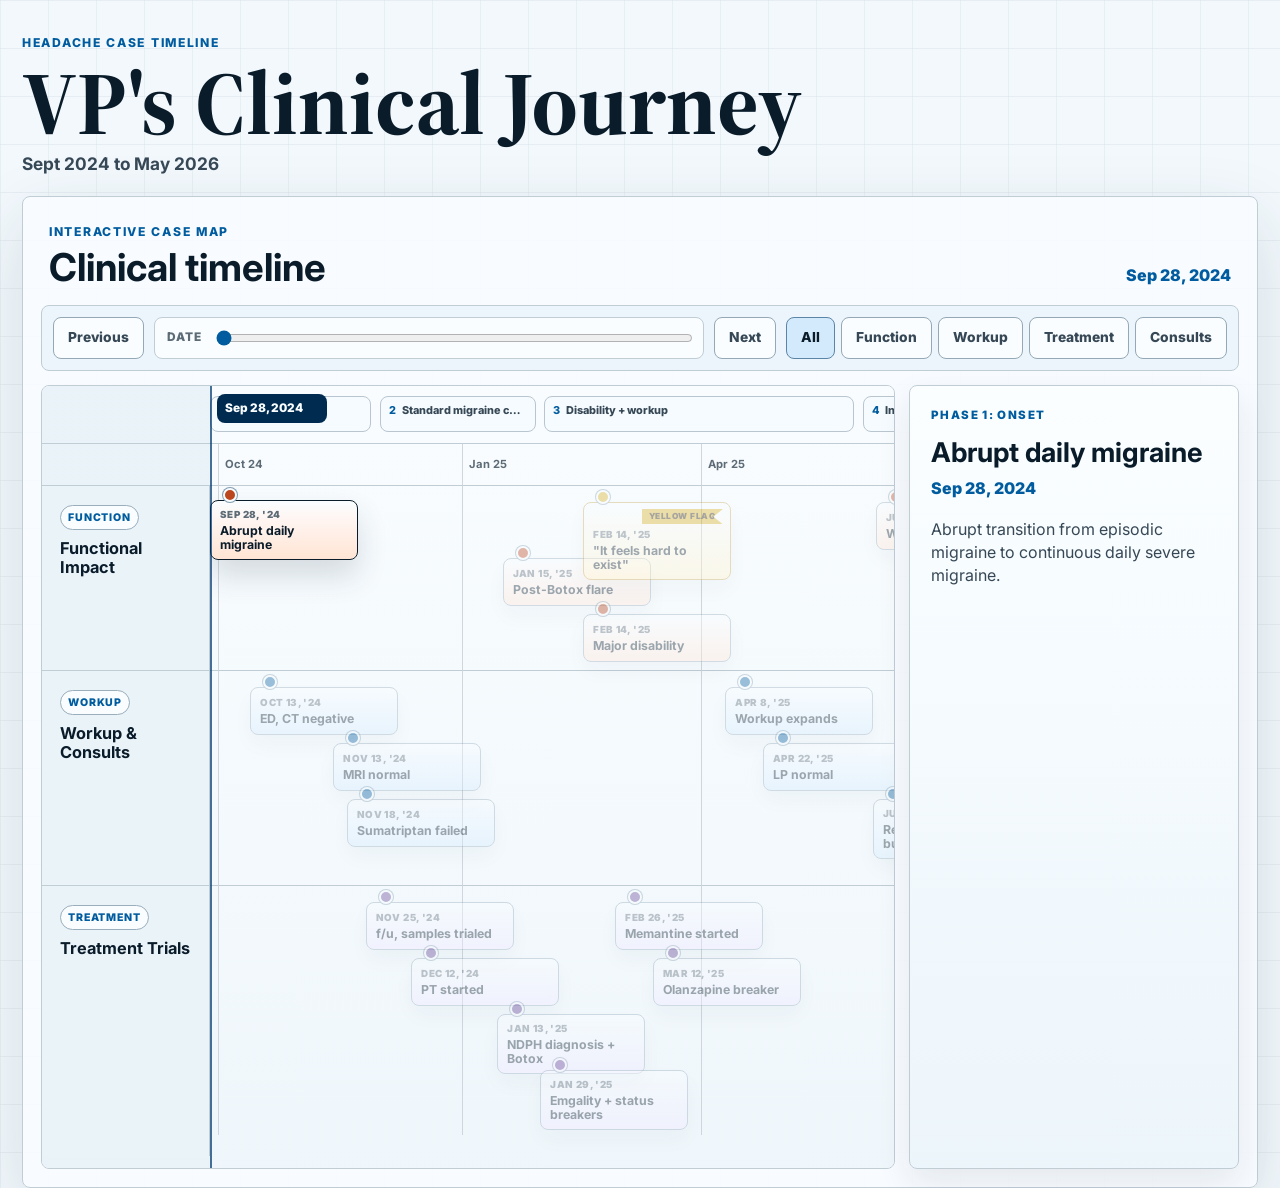
<file: index.html>
<!doctype html>
<html lang="en">
  <head>
    <meta charset="utf-8" />
    <meta name="viewport" content="width=device-width, initial-scale=1" />
    <title>VP's Clinical Journey</title>
    <meta
      name="description"
      content="A clean, manually controlled clinical timeline for VP's headache journey from September 2024 through May 2026."
    />
    <link rel="preconnect" href="https://fonts.googleapis.com" />
    <link rel="preconnect" href="https://fonts.gstatic.com" crossorigin />
    <link
      href="https://fonts.googleapis.com/css2?family=Inter:wght@500;600;700;800&family=Source+Serif+4:opsz,wght@8..60,700&display=swap"
      rel="stylesheet"
    />
    <link rel="stylesheet" href="style.css?v=vp-clean-11" />
    <script src="script.js?v=vp-clean-11" defer></script>
  </head>
  <body>
    <a class="skip-link" href="#timeline">Skip to timeline</a>

    <header class="case-header" aria-labelledby="page-title">
      <p class="eyebrow">Headache case timeline</p>
      <h1 id="page-title">VP's Clinical Journey</h1>
      <p class="date-range">Sept 2024 to May 2026</p>
    </header>

    <main>
      <section class="timeline-section" id="timeline" aria-labelledby="timeline-heading">
        <div class="section-head">
          <div>
            <p class="eyebrow">Interactive case map</p>
            <h2 id="timeline-heading">Clinical timeline</h2>
          </div>
          <p class="current-readout" id="scrubberOutput">Sept 28, 2024</p>
        </div>

        <div class="control-panel" aria-label="Timeline controls">
          <button class="control-button" id="prevMilestone" type="button">Previous</button>
          <label class="scrubber-field" for="timelineScrubber">
            <span>Date</span>
            <input id="timelineScrubber" type="range" min="0" max="1000" value="0" step="1" />
          </label>
          <button class="control-button" id="nextMilestone" type="button">Next</button>

          <div class="filter-group" role="group" aria-label="Filter milestones">
            <button class="filter-button is-active" type="button" data-filter="all">All</button>
            <button class="filter-button" type="button" data-filter="functional">Function</button>
            <button class="filter-button" type="button" data-filter="workup">Workup</button>
            <button class="filter-button" type="button" data-filter="treatment">Treatment</button>
            <button class="filter-button" type="button" data-filter="consult">Consults</button>
          </div>
        </div>

        <div class="timeline-layout">
          <div class="timeline-viewport" aria-label="Three-lane clinical timeline">
            <div class="timeline-canvas" id="timelineCanvas">
              <div class="phase-band-row" id="phaseBands" aria-label="Clinical phases"></div>
              <div class="calendar-axis" id="calendarAxis" aria-hidden="true"></div>
              <div class="lane-grid" id="laneGrid"></div>
              <div class="date-marker" aria-hidden="true">
                <span class="marker-line"></span>
                <span class="marker-label" id="markerLabel">Sept 28, 2024</span>
              </div>
            </div>
          </div>

          <aside class="detail-panel" aria-labelledby="detailTitle">
            <p class="detail-phase" id="detailPhase">Phase 1</p>
            <h3 id="detailTitle">Abrupt transition to continuous daily migraine</h3>
            <p class="detail-date" id="detailDate">September 28, 2024</p>
            <p id="detailSignificance">
              Episodic migraine became continuous daily severe migraine.
            </p>
            <div class="clinical-reasoning" id="detailReasoning" hidden></div>
          </aside>
        </div>
      </section>

    </main>
  </body>
</html>
</file>
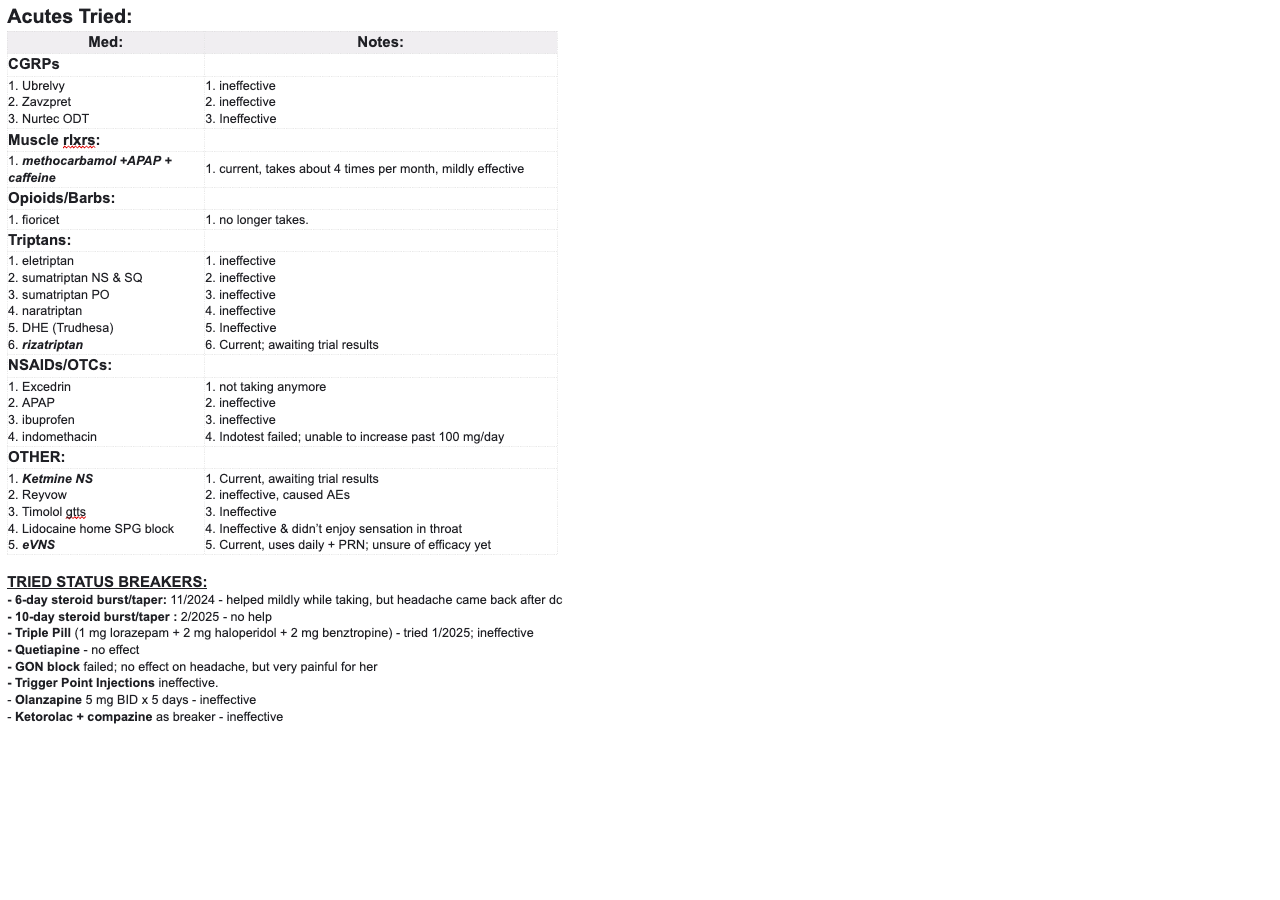
<file: acutes/index.html>
<!doctype html>
<html lang="en">
  <head>
    <meta charset="utf-8" />
    <meta name="viewport" content="width=device-width, initial-scale=1" />
    <title>Acutes</title>
    <style>
      html,
      body {
        margin: 0;
        background: #fff;
      }

      img {
        display: block;
        max-width: 100%;
        height: auto;
      }
    </style>
  </head>
  <body>
    <img src="../assets/acutes.png" alt="Acutes tried" />
  </body>
</html>
</file>
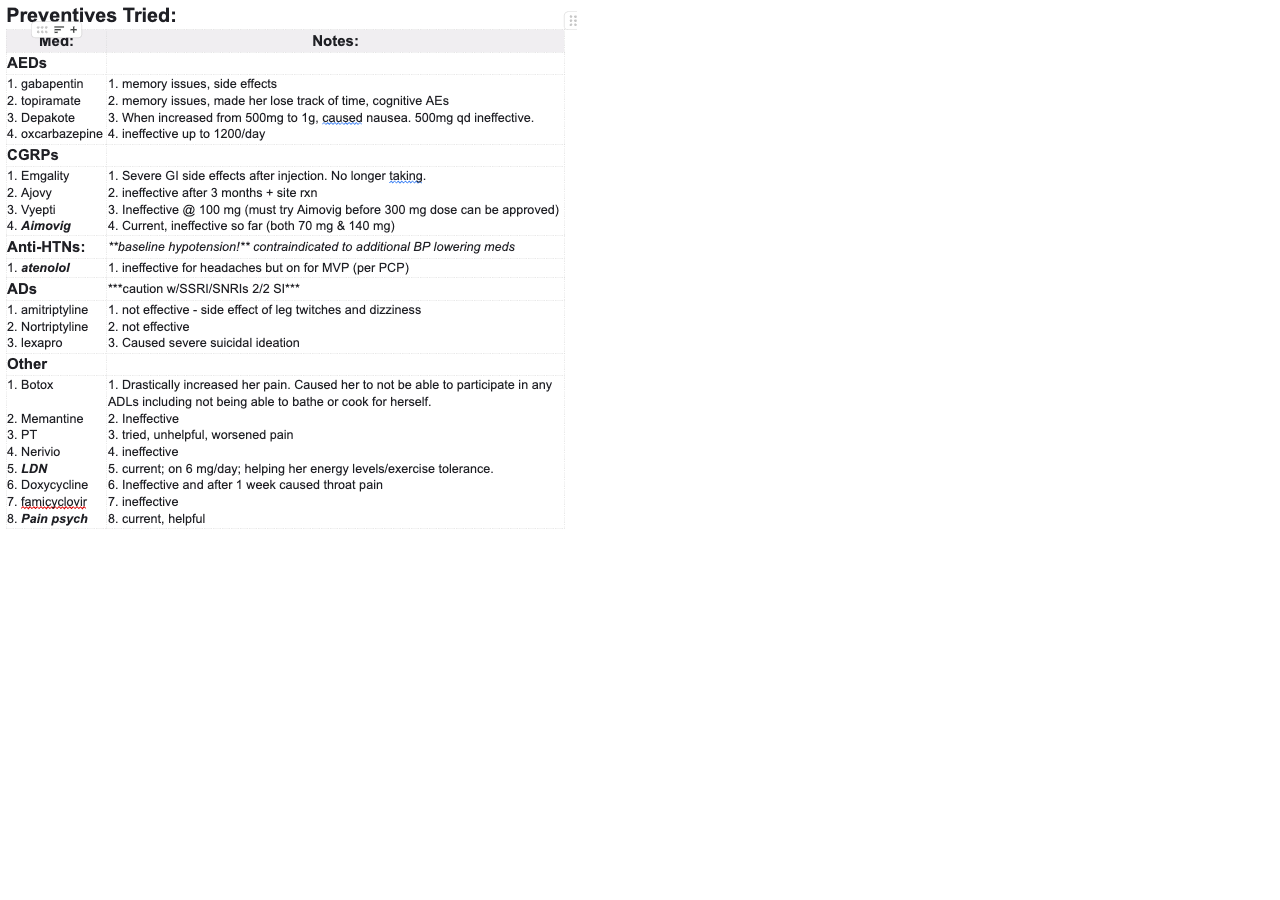
<file: preventives/index.html>
<!doctype html>
<html lang="en">
  <head>
    <meta charset="utf-8" />
    <meta name="viewport" content="width=device-width, initial-scale=1" />
    <title>Preventives</title>
    <style>
      html,
      body {
        margin: 0;
        background: #fff;
      }

      img {
        display: block;
        max-width: 100%;
        height: auto;
      }
    </style>
  </head>
  <body>
    <img src="../assets/preventives.png" alt="Preventives tried" />
  </body>
</html>
</file>
<file: style.css>
:root {
  color-scheme: light;
  --bg: oklch(97.5% 0.008 236);
  --paper: oklch(99.2% 0.005 236);
  --surface: oklch(96.5% 0.012 236);
  --ink: oklch(22% 0.036 242);
  --ink-soft: oklch(39% 0.032 242);
  --muted: oklch(52% 0.025 242);
  --line: oklch(84% 0.018 238);
  --blue: oklch(46% 0.14 244);
  --blue-soft: oklch(92.5% 0.035 244);
  --purple: oklch(46% 0.13 300);
  --purple-soft: oklch(94% 0.035 300);
  --orange: oklch(55% 0.16 38);
  --orange-soft: oklch(94.5% 0.045 46);
  --teal: oklch(45% 0.12 184);
  --teal-soft: oklch(93% 0.04 184);
  --yellow: oklch(76% 0.15 90);
  --yellow-soft: oklch(96% 0.055 92);
  --track: 1760px;
  --label-col: 168px;
  --radius: 8px;
  --shadow: 0 24px 70px oklch(31% 0.04 244 / 0.13);
  --ease: cubic-bezier(0.16, 1, 0.3, 1);
}

* {
  box-sizing: border-box;
}

html {
  background: var(--bg);
}

body {
  min-height: 100vh;
  margin: 0;
  overflow-x: hidden;
  color: var(--ink);
  font-family: Inter, ui-sans-serif, system-ui, -apple-system, BlinkMacSystemFont, "Segoe UI", sans-serif;
  background:
    linear-gradient(oklch(91% 0.012 236 / 0.48) 1px, transparent 1px),
    linear-gradient(90deg, oklch(91% 0.012 236 / 0.42) 1px, transparent 1px),
    var(--bg);
  background-size: 48px 48px;
  line-height: 1.45;
}

button,
input {
  font: inherit;
}

button {
  cursor: pointer;
}

h1,
h2,
h3,
p {
  margin-top: 0;
}

.skip-link {
  position: fixed;
  top: 12px;
  left: 12px;
  z-index: 20;
  padding: 9px 12px;
  color: var(--paper);
  background: var(--ink);
  border-radius: var(--radius);
  transform: translateY(-140%);
}

.skip-link:focus {
  transform: translateY(0);
}

.case-header,
main {
  width: min(100% - 44px, 1500px);
  margin-inline: auto;
}

.case-header {
  padding: 34px 0 20px;
}

.eyebrow {
  margin-bottom: 8px;
  color: var(--blue);
  font-size: 0.76rem;
  font-weight: 800;
  letter-spacing: 0.14em;
  text-transform: uppercase;
}

h1 {
  margin-bottom: 6px;
  font-family: "Source Serif 4", Georgia, serif;
  font-size: clamp(3.4rem, 7vw, 6.2rem);
  line-height: 0.95;
  letter-spacing: 0;
}

.date-range {
  margin-bottom: 0;
  color: var(--ink-soft);
  font-size: 1.08rem;
  font-weight: 700;
}

.timeline-section {
  padding: 18px;
  border: 1px solid var(--line);
  border-radius: var(--radius);
  background: oklch(99% 0.005 236 / 0.9);
  box-shadow: var(--shadow);
}

.section-head {
  display: flex;
  align-items: end;
  justify-content: space-between;
  gap: 20px;
  padding: 8px 8px 18px;
}

h2 {
  margin-bottom: 0;
  font-size: clamp(2rem, 3vw, 3rem);
  line-height: 1;
}

.current-readout {
  min-width: 150px;
  margin: 0;
  color: var(--blue);
  font-size: 1rem;
  font-weight: 850;
  text-align: right;
}

.control-panel {
  display: grid;
  grid-template-columns: auto minmax(360px, 1fr) auto auto;
  gap: 10px;
  align-items: center;
  padding: 11px;
  border: 1px solid var(--line);
  border-radius: var(--radius);
  background: var(--surface);
}

.control-button,
.filter-button {
  min-height: 42px;
  padding: 0 14px;
  border: 1px solid oklch(72% 0.03 238);
  border-radius: var(--radius);
  color: var(--ink-soft);
  background: var(--paper);
  font-size: 0.86rem;
  font-weight: 800;
  transition: background 160ms var(--ease), border-color 160ms var(--ease), color 160ms var(--ease);
}

.control-button:hover,
.filter-button:hover,
.filter-button.is-active {
  color: var(--ink);
  border-color: oklch(60% 0.07 244);
  background: var(--blue-soft);
}

.scrubber-field {
  display: grid;
  grid-template-columns: auto minmax(280px, 1fr);
  gap: 12px;
  align-items: center;
  min-height: 42px;
  padding: 0 12px;
  border: 1px solid var(--line);
  border-radius: var(--radius);
  background: var(--paper);
}

.scrubber-field span {
  color: var(--muted);
  font-size: 0.74rem;
  font-weight: 850;
  letter-spacing: 0.08em;
  text-transform: uppercase;
}

input[type="range"] {
  width: 100%;
  accent-color: var(--blue);
}

.filter-group {
  display: flex;
  flex-wrap: wrap;
  gap: 6px;
}

.timeline-layout {
  display: grid;
  grid-template-columns: minmax(0, 1fr) 330px;
  gap: 14px;
  margin-top: 14px;
}

.timeline-viewport {
  overflow-x: auto;
  overflow-y: hidden;
  border: 1px solid var(--line);
  border-radius: var(--radius);
  background: var(--paper);
}

.timeline-canvas {
  --marker-x: 0;
  position: relative;
  min-width: var(--track);
  padding-bottom: 12px;
  background:
    linear-gradient(90deg, oklch(95.8% 0.012 236) 0 var(--label-col), transparent var(--label-col)),
    linear-gradient(180deg, oklch(99% 0.005 236), oklch(97.1% 0.01 236));
}

.phase-band-row,
.calendar-axis,
.timeline-lane {
  display: grid;
  grid-template-columns: var(--label-col) minmax(0, 1fr);
}

.phase-band-row {
  position: relative;
  height: 58px;
  border-bottom: 1px solid var(--line);
}

.phase-band {
  position: absolute;
  top: 10px;
  left: calc(var(--label-col) + ((100% - var(--label-col) - 18px) * var(--left) / 100));
  width: calc(((100% - var(--label-col) - 18px) * var(--width) / 100) - 6px);
  height: 36px;
  overflow: hidden;
  padding: 6px 8px;
  border: 1px solid oklch(82% 0.02 238);
  border-radius: var(--radius);
  color: var(--ink-soft);
  background: oklch(98.4% 0.008 238);
  font-size: 0.68rem;
  font-weight: 800;
  white-space: nowrap;
  text-overflow: ellipsis;
}

.phase-band span {
  margin-right: 6px;
  color: var(--blue);
}

.calendar-axis {
  position: relative;
  height: 42px;
  border-bottom: 1px solid var(--line);
}

.axis-tick {
  position: absolute;
  top: 0;
  bottom: -650px;
  left: calc(var(--label-col) + ((100% - var(--label-col) - 18px) * var(--left) / 100));
  color: var(--muted);
}

.axis-tick i {
  position: absolute;
  top: 0;
  bottom: 0;
  width: 1px;
  background: oklch(86% 0.012 238 / 0.88);
}

.axis-tick b {
  position: absolute;
  top: 12px;
  left: 7px;
  font-size: 0.7rem;
  white-space: nowrap;
}

.timeline-lane {
  border-bottom: 1px solid var(--line);
}

.timeline-lane:last-child {
  border-bottom: 0;
}

.lane-title {
  position: sticky;
  left: 0;
  z-index: 5;
  padding: 18px;
  border-right: 1px solid var(--line);
  background: oklch(95.8% 0.012 236);
}

.lane-title span {
  display: inline-flex;
  margin-bottom: 9px;
  padding: 4px 7px;
  border: 1px solid oklch(74% 0.03 238);
  border-radius: 999px;
  color: var(--blue);
  background: var(--paper);
  font-size: 0.66rem;
  font-weight: 850;
  letter-spacing: 0.08em;
  text-transform: uppercase;
}

.lane-title strong {
  display: block;
  max-width: 12ch;
  font-size: 1.02rem;
  line-height: 1.15;
}

.lane-events {
  position: relative;
  min-height: 160px;
}

.lane-functional .lane-events {
  min-height: 184px;
}

.lane-workup .lane-events {
  min-height: 214px;
}

.lane-treatment .lane-events {
  min-height: 270px;
}

.event-pill {
  position: absolute;
  top: calc(16px + (var(--row) * 56px));
  left: clamp(0px, calc(var(--x) * 1%), calc(100% - 156px));
  z-index: 2;
  width: 148px;
  min-height: 48px;
  padding: 7px 9px;
  border: 1px solid oklch(72% 0.032 238);
  border-radius: var(--radius);
  color: var(--ink);
  background: var(--paper);
  box-shadow: 0 10px 22px oklch(32% 0.035 244 / 0.09);
  opacity: 0.38;
  text-align: left;
  transition: opacity 180ms var(--ease), transform 180ms var(--ease), box-shadow 180ms var(--ease), border-color 180ms var(--ease);
}

.event-pill::before {
  position: absolute;
  top: -13px;
  left: 12px;
  width: 10px;
  height: 10px;
  border: 2px solid var(--paper);
  border-radius: 50%;
  content: "";
  background: var(--blue);
  box-shadow: 0 0 0 1px oklch(68% 0.04 238);
}

.event-pill:hover,
.event-pill.is-selected {
  opacity: 1;
  border-color: var(--ink);
  transform: translateY(-2px);
  box-shadow: 0 16px 30px oklch(32% 0.035 244 / 0.16);
}

.event-pill.is-reached {
  opacity: 1;
}

.event-pill[hidden] {
  display: none;
}

.event-pill span {
  display: block;
  margin-bottom: 2px;
  color: var(--muted);
  font-size: 0.61rem;
  font-weight: 900;
  letter-spacing: 0.04em;
  text-transform: uppercase;
}

.event-pill strong {
  display: block;
  font-size: 0.77rem;
  line-height: 1.12;
}

.event-flag {
  position: absolute;
  top: 6px;
  right: 7px;
  padding: 2px 8px 2px 7px;
  color: oklch(21% 0.035 80);
  background: var(--yellow);
  clip-path: polygon(0 0, 100% 0, 88% 50%, 100% 100%, 0 100%);
  font-size: 0.52rem;
  font-style: normal;
  font-weight: 900;
  letter-spacing: 0.06em;
  line-height: 1.4;
  text-transform: uppercase;
}

.type-functional {
  background: linear-gradient(180deg, var(--paper), var(--orange-soft));
}

.type-workup {
  background: linear-gradient(180deg, var(--paper), var(--blue-soft));
}

.type-treatment {
  background: linear-gradient(180deg, var(--paper), var(--purple-soft));
}

.type-consult {
  background: linear-gradient(180deg, var(--paper), var(--teal-soft));
}

.type-quote {
  min-height: 72px;
  padding-top: 25px;
  border-color: oklch(74% 0.11 88);
  background: linear-gradient(180deg, var(--paper), var(--yellow-soft));
}

.type-functional::before {
  background: var(--orange);
}

.type-treatment::before {
  background: var(--purple);
}

.type-consult::before {
  background: var(--teal);
}

.type-quote::before {
  background: var(--yellow);
}

.date-marker {
  position: absolute;
  top: 0;
  bottom: 0;
  left: calc(var(--label-col) + ((100% - var(--label-col) - 18px) * var(--marker-x) / 100));
  z-index: 6;
  width: 0;
  pointer-events: none;
  transition: left 100ms linear;
}

.marker-line {
  position: absolute;
  top: 0;
  bottom: 0;
  width: 2px;
  background: oklch(34% 0.12 244 / 0.72);
}

.marker-label {
  position: sticky;
  top: 8px;
  display: inline-flex;
  min-width: 110px;
  margin-left: 7px;
  padding: 6px 8px;
  border-radius: var(--radius);
  color: var(--paper);
  background: oklch(28% 0.09 244);
  font-size: 0.74rem;
  font-weight: 850;
  white-space: nowrap;
}

.detail-panel {
  position: sticky;
  top: 14px;
  min-height: 360px;
  padding: 21px;
  border: 1px solid var(--line);
  border-radius: var(--radius);
  background: linear-gradient(180deg, oklch(99.5% 0.005 236), oklch(96.6% 0.012 236));
  box-shadow: 0 14px 34px oklch(31% 0.04 244 / 0.09);
}

.detail-phase {
  margin-bottom: 14px;
  color: var(--blue);
  font-size: 0.72rem;
  font-weight: 850;
  letter-spacing: 0.12em;
  text-transform: uppercase;
}

.detail-panel h3 {
  margin-bottom: 10px;
  font-size: 1.7rem;
  line-height: 1.07;
}

.detail-date {
  margin-bottom: 18px;
  color: var(--blue);
  font-weight: 850;
}

.detail-panel p:not(.detail-phase):not(.detail-date) {
  color: var(--ink-soft);
  font-size: 1rem;
}

.clinical-reasoning {
  margin-top: 18px;
  padding-top: 16px;
  border-top: 1px solid var(--line);
}

.detail-panel .reasoning-title {
  margin-bottom: 10px;
  color: var(--ink);
  font-size: 0.7rem;
  font-weight: 900;
  letter-spacing: 0.12em;
  text-transform: uppercase;
}

.reasoning-chips {
  display: flex;
  flex-wrap: wrap;
  gap: 6px;
  margin-bottom: 12px;
}

.reasoning-chip {
  display: inline-flex;
  align-items: center;
  min-height: 24px;
  padding: 3px 8px;
  border: 1px solid currentColor;
  border-radius: 999px;
  font-size: 0.68rem;
  font-weight: 850;
  line-height: 1.15;
}

.detail-panel .reasoning-note {
  margin-bottom: 0;
  color: var(--ink-soft);
  font-size: 0.92rem;
  line-height: 1.45;
}

.dx-migraine {
  color: oklch(40% 0.13 244);
  background: oklch(94.5% 0.035 244);
}

.dx-vestibular {
  color: oklch(40% 0.12 178);
  background: oklch(93.5% 0.04 178);
}

.dx-autonomic {
  color: oklch(39% 0.12 138);
  background: oklch(93.5% 0.042 138);
}

.dx-pressure {
  color: oklch(39% 0.13 276);
  background: oklch(94% 0.036 276);
}

.dx-tac {
  color: oklch(41% 0.15 24);
  background: oklch(94% 0.043 24);
}

.dx-cervicogenic {
  color: oklch(40% 0.1 70);
  background: oklch(94.5% 0.045 70);
}

.dx-postviral {
  color: oklch(38% 0.12 318);
  background: oklch(94% 0.038 318);
}

.dx-default {
  color: var(--ink-soft);
  background: var(--surface);
}

@media (prefers-reduced-motion: reduce) {
  *,
  *::before,
  *::after {
    scroll-behavior: auto !important;
    transition-duration: 0.001ms !important;
    animation-duration: 0.001ms !important;
  }
}
</file>
